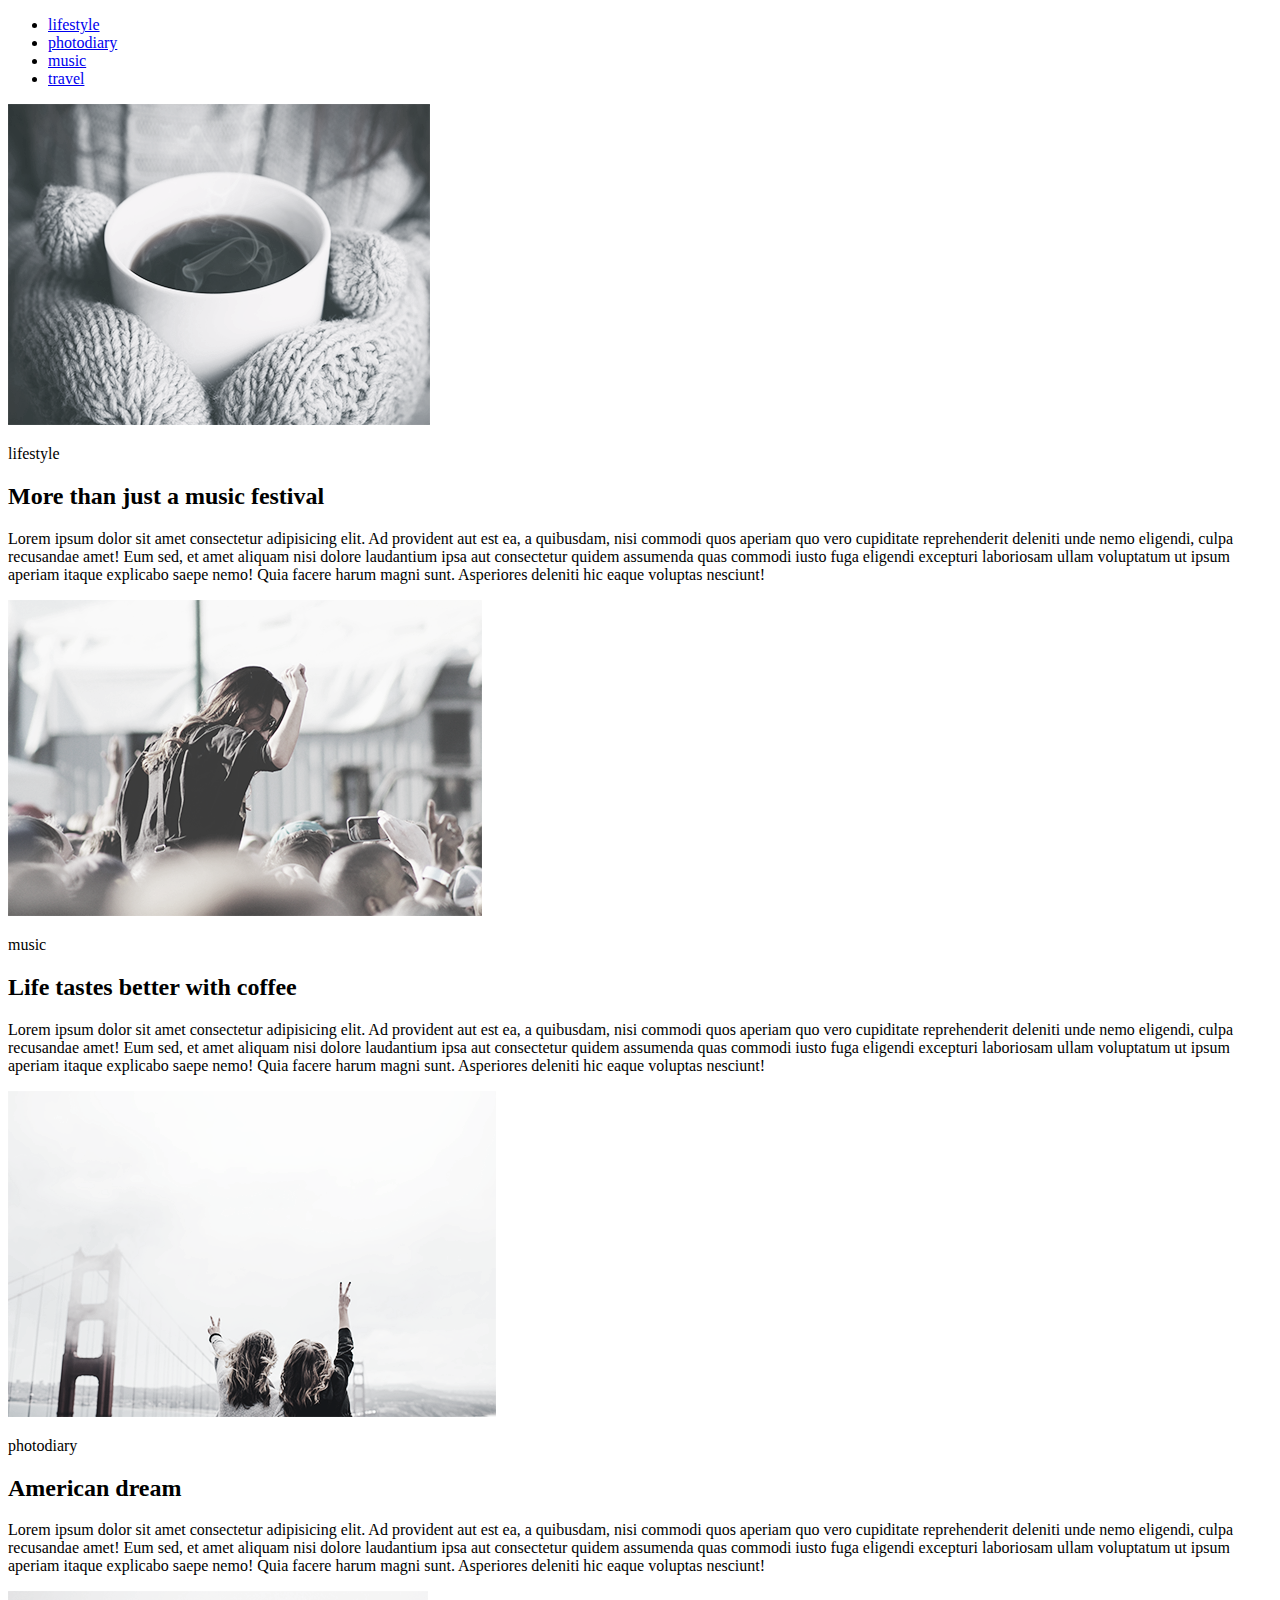
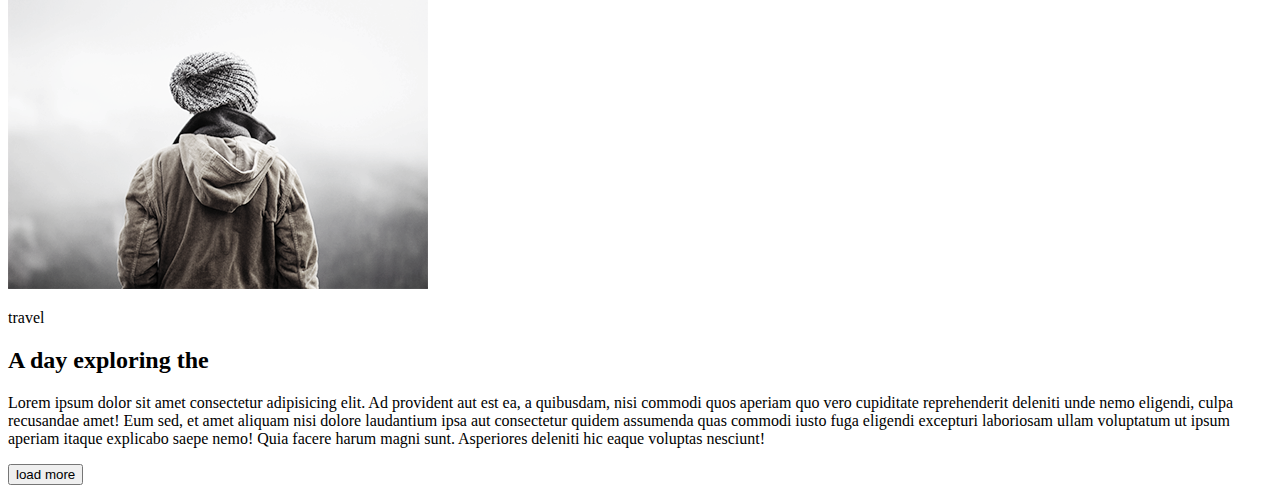
<file: Homework_1/index.html>
<!DOCTYPE html>
<html lang="en">
<head>
    <meta charset="UTF-8">
    <meta name="viewport" content="width=device-width, initial-scale=1.0">
    <meta http-equiv="X-UA-Compatible" content="ie=edge">
    <title>Document</title>
</head>
<body>
        <header>
            <ul>
                 <li> <a href="lifestyle">lifestyle</a></li>
                 <li> <a href="photodiary">photodiary</a></li>
                 <li> <a href="music">music</a></li>
                 <li> <a href="travel">travel</a></li>
            </ul>
        </header> 
    <section> 
        <article>
            <img src="img/1.png"  >
            <p>lifestyle</p>
            <h2>More than just a music festival</h2>
            <p>Lorem ipsum dolor sit amet consectetur adipisicing elit. Ad provident aut est ea, a quibusdam, nisi commodi quos aperiam quo vero cupiditate reprehenderit deleniti unde nemo eligendi, culpa recusandae amet! Eum sed, et amet aliquam nisi dolore laudantium ipsa aut consectetur quidem assumenda quas commodi iusto fuga eligendi excepturi laboriosam ullam voluptatum ut ipsum aperiam itaque explicabo saepe nemo! Quia facere harum magni sunt. Asperiores deleniti hic eaque voluptas nesciunt! </p>
        </article>
        <article>
            <img src="img/2.png"  >
            <p>music</p>
            <h2>Life tastes better with coffee</h2>
            <p>Lorem ipsum dolor sit amet consectetur adipisicing elit. Ad provident aut est ea, a quibusdam, nisi commodi quos aperiam quo vero cupiditate reprehenderit deleniti unde nemo eligendi, culpa recusandae amet! Eum sed, et amet aliquam nisi dolore laudantium ipsa aut consectetur quidem assumenda quas commodi iusto fuga eligendi excepturi laboriosam ullam voluptatum ut ipsum aperiam itaque explicabo saepe nemo! Quia facere harum magni sunt. Asperiores deleniti hic eaque voluptas nesciunt! </p>

        </article>

        <article>
            <img src="img/3.png"  >
            <p>photodiary</p>
            <h2>American dream</h2>
            <p>Lorem ipsum dolor sit amet consectetur adipisicing elit. Ad provident aut est ea, a quibusdam, nisi commodi quos aperiam quo vero cupiditate reprehenderit deleniti unde nemo eligendi, culpa recusandae amet! Eum sed, et amet aliquam nisi dolore laudantium ipsa aut consectetur quidem assumenda quas commodi iusto fuga eligendi excepturi laboriosam ullam voluptatum ut ipsum aperiam itaque explicabo saepe nemo! Quia facere harum magni sunt. Asperiores deleniti hic eaque voluptas nesciunt! </p>

        </article>


        <article>
            <img src="img/4.png"  >
            <p>travel</p>
            <h2>A day exploring the</h2>
            <p>Lorem ipsum dolor sit amet consectetur adipisicing elit. Ad provident aut est ea, a quibusdam, nisi commodi quos aperiam quo vero cupiditate reprehenderit deleniti unde nemo eligendi, culpa recusandae amet! Eum sed, et amet aliquam nisi dolore laudantium ipsa aut consectetur quidem assumenda quas commodi iusto fuga eligendi excepturi laboriosam ullam voluptatum ut ipsum aperiam itaque explicabo saepe nemo! Quia facere harum magni sunt. Asperiores deleniti hic eaque voluptas nesciunt! </p>

        </article>
    
        <form >
            <input type="submit" value="load more">
        </form>
    </section>
</body>
</html>
</file>
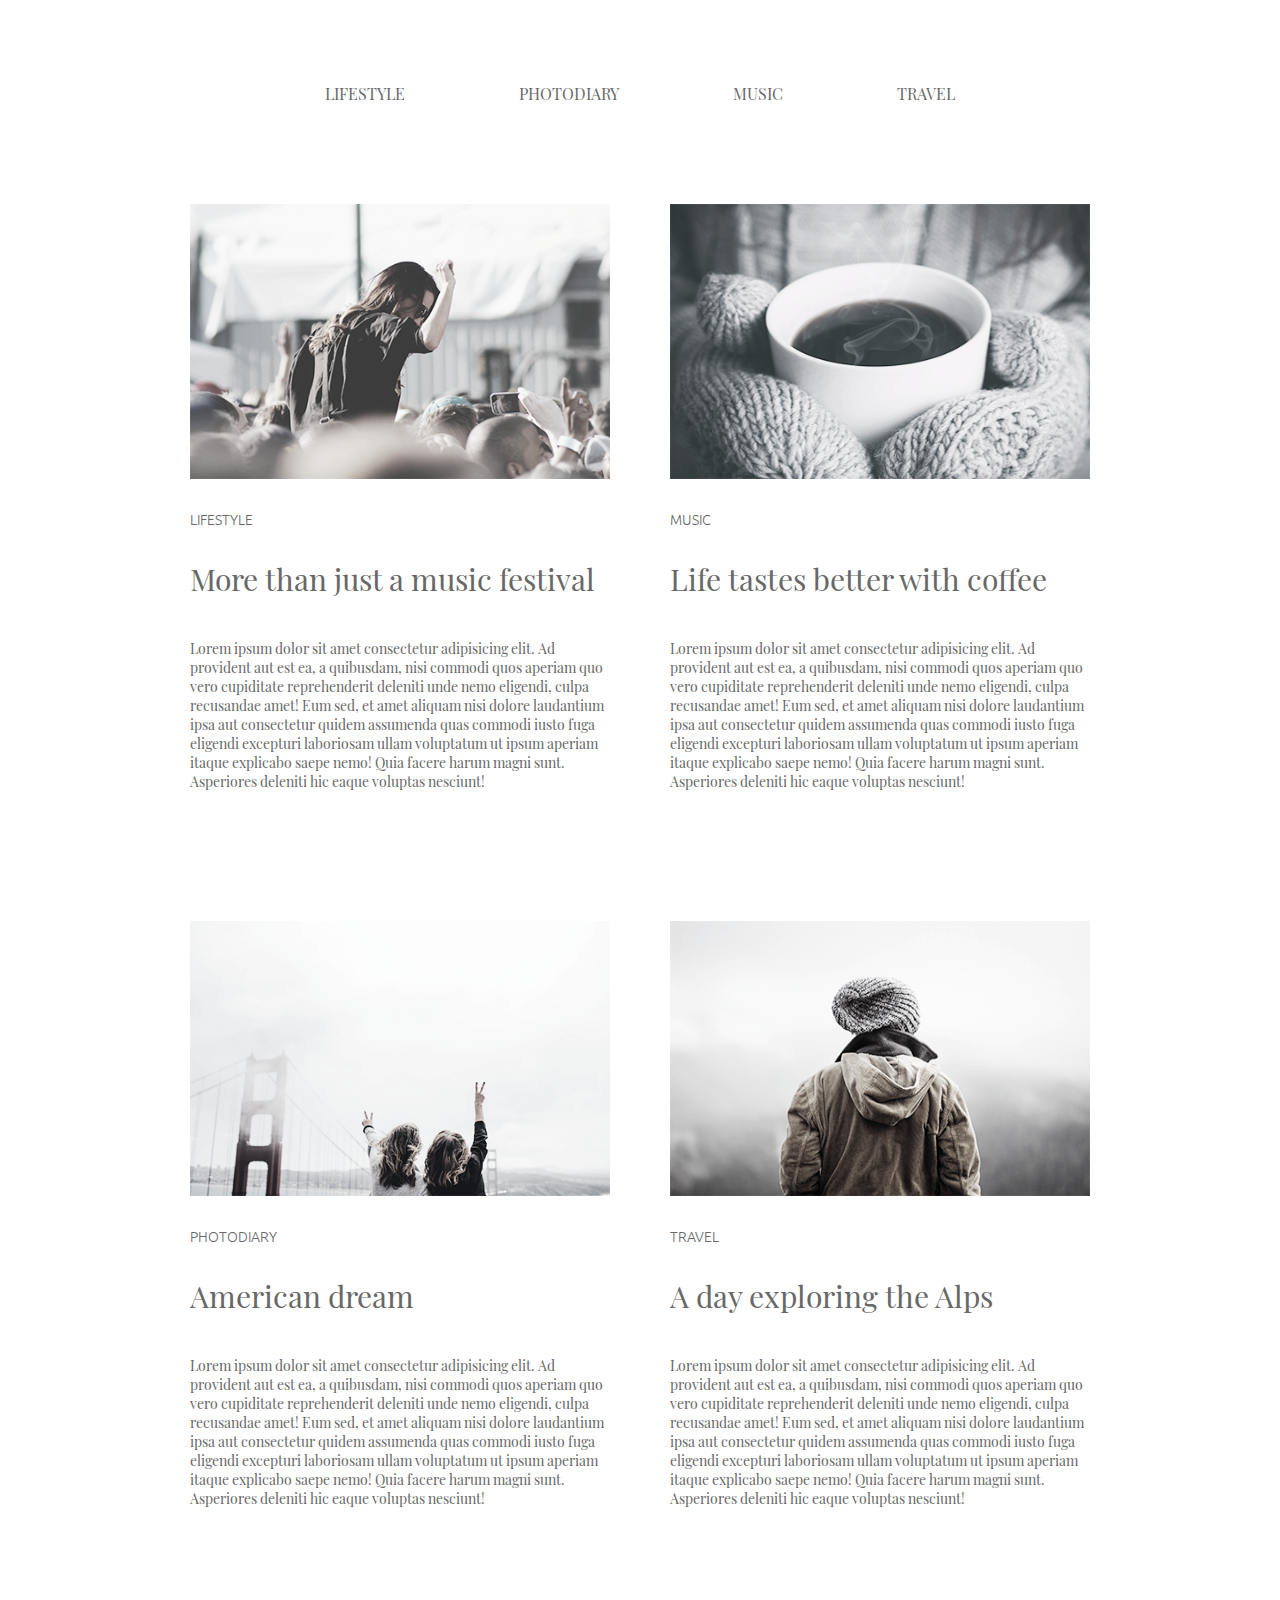
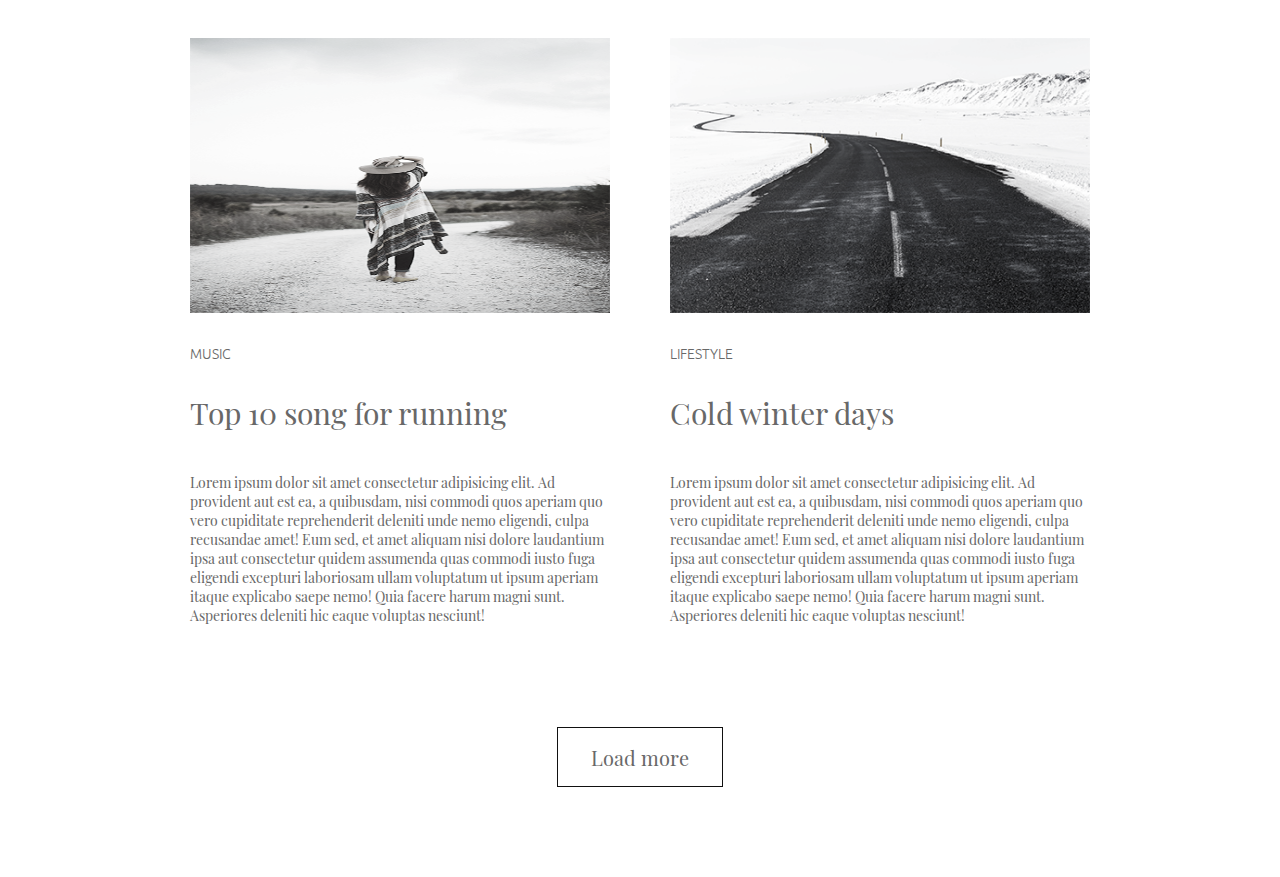
<file: Homework_2/index.html>
<!DOCTYPE html>
<html lang="en">
<head>
    <meta charset="UTF-8">
    <meta name="viewport" content="width=device-width, initial-scale=1.0">
    <meta http-equiv="X-UA-Compatible" content="ie=edge">
    <title>Document</title>
    <link rel="stylesheet" href="css/styles.css">
    <link rel="stylesheet" href="css/fonts.css">
</head>
<body> 
        <header class="page-header container"> 
            <nav class="page-nav">
                <ul class="site-navigation">
                    <li><a href="#">LIFESTYLE</a></li>
                    <li><a href="#">PHOTODIARY</a></li>
                    <li><a href="#">MUSIC</a></li>
                    <li><a href="#">TRAVEL</a></li>
                </ul>
            </nav>
        </header> 
    <main class="container">
            <h1 class="visually-hidden">Life is cool</h1>
        <section class="features"> 
            <ul class="features-list">
                <li class="features-list-item">
                    <article>
                        <img  class="features-list-image"  src="img/concert.png" alt="concert" >
                        <p class="features-list-name" >LIFESTYLE</p>
                        <h2 class="features-list-title">More than just a music festival</h2>
                        <p class="features-list-about">Lorem ipsum dolor sit amet consectetur adipisicing elit. Ad provident aut est ea, a quibusdam, nisi commodi quos aperiam quo vero cupiditate reprehenderit deleniti unde nemo eligendi, culpa recusandae amet! Eum sed, et amet aliquam nisi dolore laudantium ipsa aut consectetur quidem assumenda quas commodi iusto fuga eligendi excepturi laboriosam ullam voluptatum ut ipsum aperiam itaque explicabo saepe nemo! Quia facere harum magni sunt. Asperiores deleniti hic eaque voluptas nesciunt!
                       </p>
                    </article>
                </li>
                <li class="features-list-item">
                    <article>
                        <img class="features-list-image" src="img/tea.png" alt="tea" >
                        <p class="features-list-name">MUSIC</p>
                        <h2 class="features-list-title">Life tastes better with coffee</h2>
                        <p class="features-list-about">Lorem ipsum dolor sit amet consectetur adipisicing elit. Ad provident aut est ea, a quibusdam, nisi commodi quos aperiam quo vero cupiditate reprehenderit deleniti unde nemo eligendi, culpa recusandae amet! Eum sed, et amet aliquam nisi dolore laudantium ipsa aut consectetur quidem assumenda quas commodi iusto fuga eligendi excepturi laboriosam ullam voluptatum ut ipsum aperiam itaque explicabo saepe nemo! Quia facere harum magni sunt. Asperiores deleniti hic eaque voluptas nesciunt! 
                        </p>
                    </article>
                </li>
                <li class="features-list-item">
                    <article>
                        <img class="features-list-image" src="img/bridge.png" alt="bridge" >
                        <p class="features-list-name">PHOTODIARY</p>
                        <h2 class="features-list-title">American dream</h2>
                        <p class="features-list-about">Lorem ipsum dolor sit amet consectetur adipisicing elit. Ad provident aut est ea, a quibusdam, nisi commodi quos aperiam quo vero cupiditate reprehenderit deleniti unde nemo eligendi, culpa recusandae amet! Eum sed, et amet aliquam nisi dolore laudantium ipsa aut consectetur quidem assumenda quas commodi iusto fuga eligendi excepturi laboriosam ullam voluptatum ut ipsum aperiam itaque explicabo saepe nemo! Quia facere harum magni sunt. Asperiores deleniti hic eaque voluptas nesciunt! 
                        </p>
                    </article>
                </li>
                <li class="features-list-item">
                    <article>
                        <img  class="features-list-image" src="img/man.png" alt="man" >
                        <p class="features-list-name">TRAVEL</p>
                        <h2 class="features-list-title">A day exploring the Alps</h2>
                        <p class="features-list-about">Lorem ipsum dolor sit amet consectetur adipisicing elit. Ad provident aut est ea, a quibusdam, nisi commodi quos aperiam quo vero cupiditate reprehenderit deleniti unde nemo eligendi, culpa recusandae amet! Eum sed, et amet aliquam nisi dolore laudantium ipsa aut consectetur quidem assumenda quas commodi iusto fuga eligendi excepturi laboriosam ullam voluptatum ut ipsum aperiam itaque explicabo saepe nemo! Quia facere harum magni sunt. Asperiores deleniti hic eaque voluptas nesciunt! 
                        </p>
                    </article>
                </li>
                <li class="features-list-item">
                    <article>
                        <img class="features-list-image" src="img/woman.png" alt="woman" >
                        <p class="features-list-name">MUSIC</p>
                        <h2 class="features-list-title">Top 10 song for running</h2>
                        <p class="features-list-about">Lorem ipsum dolor sit amet consectetur adipisicing elit. Ad provident aut est ea, a quibusdam, nisi commodi quos aperiam quo vero cupiditate reprehenderit deleniti unde nemo eligendi, culpa recusandae amet! Eum sed, et amet aliquam nisi dolore laudantium ipsa aut consectetur quidem assumenda quas commodi iusto fuga eligendi excepturi laboriosam ullam voluptatum ut ipsum aperiam itaque explicabo saepe nemo! Quia facere harum magni sunt. Asperiores deleniti hic eaque voluptas nesciunt! 
                        </p>
                    </article>
                </li>
                <li class="features-list-item">
                    <article>
                        <img class="features-list-image" src="img/road.png" alt="road" >
                        <p class="features-list-name">LIFESTYLE</p>
                        <h2 class="features-list-title">Cold winter days</h2>
                        <p class="features-list-about">Lorem ipsum dolor sit amet consectetur adipisicing elit. Ad provident aut est ea, a quibusdam, nisi commodi quos aperiam quo vero cupiditate reprehenderit deleniti unde nemo eligendi, culpa recusandae amet! Eum sed, et amet aliquam nisi dolore laudantium ipsa aut consectetur quidem assumenda quas commodi iusto fuga eligendi excepturi laboriosam ullam voluptatum ut ipsum aperiam itaque explicabo saepe nemo! Quia facere harum magni sunt. Asperiores deleniti hic eaque voluptas nesciunt!                         
                        </p>
                    </article>
                </li>
            </ul>
     </section>
    </main> 
<footer class ="page-footer container">
    <button class="load-button">Load more</button>
</footer>
</body>

</html>
</file>
<file: Homework_2/css/styles.css>
html {
    box-sizing: border-box;
}
*,
*::before,
*::after{
	box-sizing: inherit;
}
/* HEADING */
.visually-hidden {
	position: absolute;
	clip: rect(1px, 1px, 1px, 1px);
	padding: 0;
	border: 0;
	height: 1px; 
	width: 1px; 
	overflow: hidden;
}
/* NAVIGATION */
.page-nav{
    padding:75px 0px 100px 0px;   
}
.site-navigation{
    margin: 0;
    padding: 0;
    list-style: none;
    text-align: center;
}
.site-navigation li {
    display: inline-block;
    margin-right: 110px;
}
.site-navigation li a{
    font-family: 'Playfair Display', serif;
	color:#686868;
	text-decoration: none;
}
.site-navigation li:last-child {
    margin-right: 0;
}
.site-navigation a:hover,
.site-navigation a:focus {
    color:  #00f ;   
}
/* MAIN */
.container{
    margin: 0 auto;
    width: 900px;
}
.features{
    margin:0 auto;
    margin-bottom: 72px;  
}
.features-list{   
    font-size: 0;
    list-style: none;
    margin: 0;
    padding: 0;
    font-size: 0;
}
.features-list-item{
    display: inline-block;
    font-size: 14px;
    width: 420px;
    margin-right: 60px;
    margin-bottom: 130px;
}
.features-list-item:nth-child(2n){
    margin-right: 0;
}
.features-list-item:nth-last-child(-n + 2) {
    margin-bottom: 0;
}
img {
    display: block;
    width: 420px;
    height: 280px;
    margin-bottom: 30px; 
}
.features-list-image{
    width: 420px;
    height: 275px;
}
.features-list-name{
    font-size: 14px;
	font-family: 'Ubuntu', sans-serif;
	font-weight:lighter;
	color:#686868;
	margin-top: 0px;
	margin-bottom: 30px;  
}
.features-list-about {
    font-size: 14px;
	font-family: 'Playfair Display', serif;
	color:#686868;
	margin-top: 0;
	margin-bottom: 0;
}
.features-list-title{    
    font-size: 30px;
	font-family: 'Playfair Display', serif;
	color:#686868;
	margin-top: 0;
    margin-bottom: 40px;
    font-weight: normal;
}
/* FOOTER */
.page-footer {
    padding: 30px;
   margin: 60px auto;
 text-align: center;
}
.load-button {
    padding: 0;
	margin: 0;
	min-width: 166px;
	min-height: 60px;
	background-color:#fff;
	border:1px solid #111;
	color:#686868;
	font-family: 'Playfair Display', serif;
	font-size: 20px;
}
.load-button:hover {
    color:#00f;
	cursor: pointer;
}
</file>
<file: Homework_2/css/fonts.css>
/* ubuntu-300 - latin */
@font-face {
    font-family: 'Ubuntu';
    font-style: normal;
    font-weight: 300;
    src: url('../fonts/ubuntu-v12-latin-300.eot'); /* IE9 Compat Modes */
    src: local('Ubuntu Light'), local('Ubuntu-Light'),
         url('../fonts/ubuntu-v12-latin-300.eot?#iefix') format('embedded-opentype'), /* IE6-IE8 */
         url('../fonts/ubuntu-v12-latin-300.woff2') format('woff2'), /* Super Modern Browsers */
         url('../fonts/ubuntu-v12-latin-300.woff') format('woff'), /* Modern Browsers */
         url('../fonts/ubuntu-v12-latin-300.ttf') format('truetype'), /* Safari, Android, iOS */
         url('../fonts/ubuntu-v12-latin-300.svg#Ubuntu') format('svg'); /* Legacy iOS */
  }
  /* ubuntu-regular - latin */
  @font-face {
    font-family: 'Ubuntu';
    font-style: normal;
    font-weight: 400;
    src: url('../fonts/ubuntu-v12-latin-regular.eot'); /* IE9 Compat Modes */
    src: local('Ubuntu Regular'), local('Ubuntu-Regular'),
         url('../fonts/ubuntu-v12-latin-regular.eot?#iefix') format('embedded-opentype'), /* IE6-IE8 */
         url('../fonts/ubuntu-v12-latin-regular.woff2') format('woff2'), /* Super Modern Browsers */
         url('../fonts/ubuntu-v12-latin-regular.woff') format('woff'), /* Modern Browsers */
         url('../fonts/ubuntu-v12-latin-regular.ttf') format('truetype'), /* Safari, Android, iOS */
         url('../fonts/ubuntu-v12-latin-regular.svg#Ubuntu') format('svg'); /* Legacy iOS */
  }
  /* playfair-display-regular - latin */
@font-face {
    font-family: 'Playfair Display';
    font-style: normal;
    font-weight: 400;
    src: url('../fonts/playfair-display-v13-latin-regular.eot'); /* IE9 Compat Modes */
    src: local('Playfair Display Regular'), local('PlayfairDisplay-Regular'),
         url('../fonts/playfair-display-v13-latin-regular.eot?#iefix') format('embedded-opentype'), /* IE6-IE8 */
         url('../fonts/playfair-display-v13-latin-regular.woff2') format('woff2'), /* Super Modern Browsers */
         url('../fonts/playfair-display-v13-latin-regular.woff') format('woff'), /* Modern Browsers */
         url('../fonts/playfair-display-v13-latin-regular.ttf') format('truetype'), /* Safari, Android, iOS */
         url('../fonts/playfair-display-v13-latin-regular.svg#PlayfairDisplay') format('svg'); /* Legacy iOS */
  }
  /* playfair-display-700 - latin */
  @font-face {
    font-family: 'Playfair Display';
    font-style: normal;
    font-weight: 700;
    src: url('../fonts/playfair-display-v13-latin-700.eot'); /* IE9 Compat Modes */
    src: local('Playfair Display Bold'), local('PlayfairDisplay-Bold'),
         url('../fonts/playfair-display-v13-latin-700.eot?#iefix') format('embedded-opentype'), /* IE6-IE8 */
         url('../fonts/playfair-display-v13-latin-700.woff2') format('woff2'), /* Super Modern Browsers */
         url('../fonts/playfair-display-v13-latin-700.woff') format('woff'), /* Modern Browsers */
         url('../fonts/playfair-display-v13-latin-700.ttf') format('truetype'), /* Safari, Android, iOS */
         url('../fonts/playfair-display-v13-latin-700.svg#PlayfairDisplay') format('svg'); /* Legacy iOS */
  }
  /* playfair-display-900 - latin */
  @font-face {
    font-family: 'Playfair Display';
    font-style: normal;
    font-weight: 900;
    src: url('../fonts/playfair-display-v13-latin-900.eot'); /* IE9 Compat Modes */
    src: local('Playfair Display Black'), local('PlayfairDisplay-Black'),
         url('../fonts/playfair-display-v13-latin-900.eot?#iefix') format('embedded-opentype'), /* IE6-IE8 */
         url('../fonts/playfair-display-v13-latin-900.woff2') format('woff2'), /* Super Modern Browsers */
         url('../fonts/playfair-display-v13-latin-900.woff') format('woff'), /* Modern Browsers */
         url('../fonts/playfair-display-v13-latin-900.ttf') format('truetype'), /* Safari, Android, iOS */
         url('../fonts/playfair-display-v13-latin-900.svg#PlayfairDisplay') format('svg'); /* Legacy iOS */
  }
</file>
